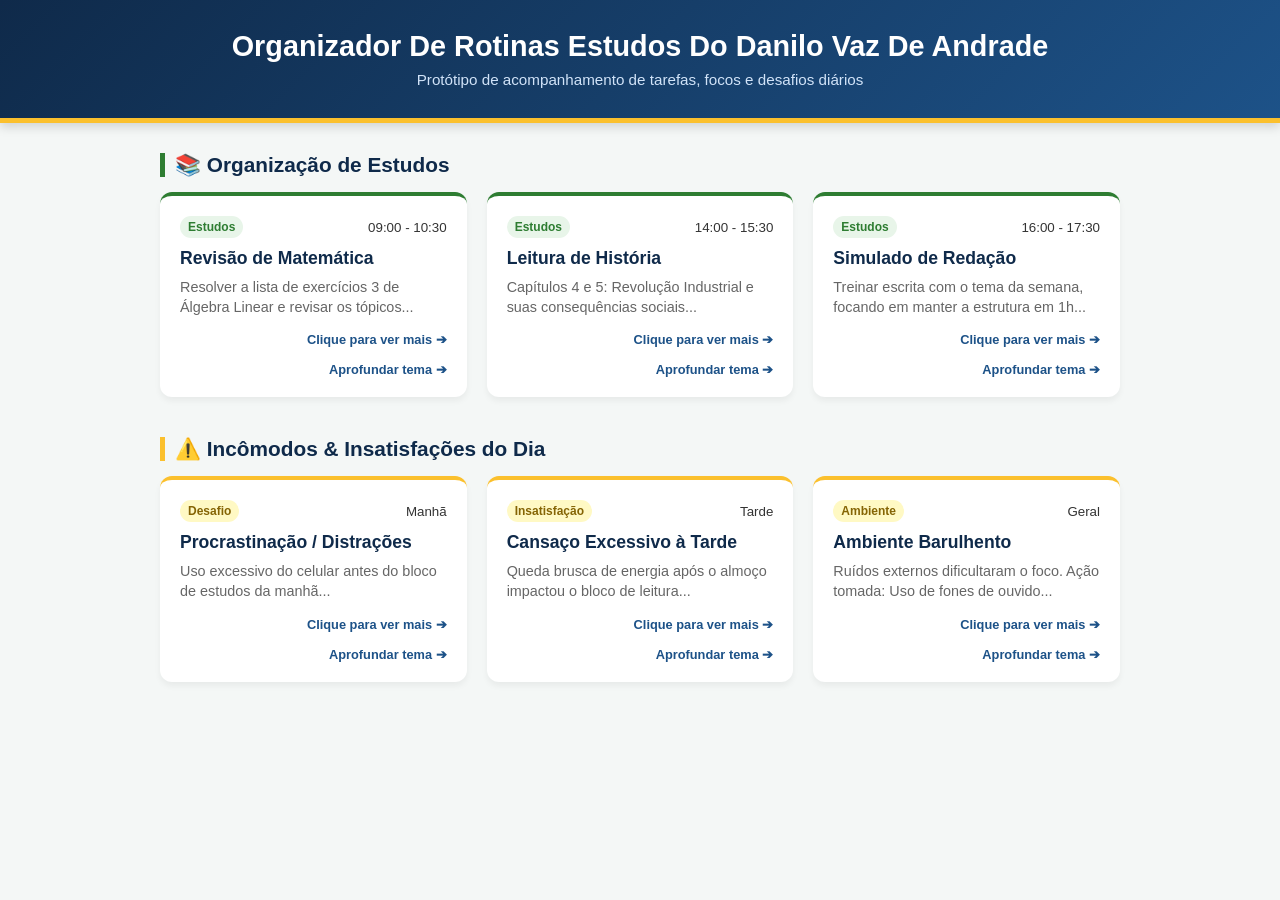
<file: index.html>
<!DOCTYPE html>
<html lang="pt-BR">
<head>
    <meta charset="UTF-8">
    <meta name="viewport" content="width=device-width, initial-scale=1.0">
    <title>Organizador de rotinas estudos do danilo vaz de andrade</title>
    <!-- Vinculação do arquivo CSS externo -->
    <link rel="stylesheet" href="style.css">
</head>
<body>

    <!-- CABEÇALHO -->
    <header>
        <h1>Organizador de rotinas estudos do danilo vaz de andrade</h1>
        <p>Protótipo de acompanhamento de tarefas, focos e desafios diários</p>
    </header>

    <div class="container">

        <!-- SEÇÃO 1: ORGANIZAÇÃO DE ESTUDOS -->
        <h2 class="section-title">📚 Organização de Estudos</h2>
        <div class="cards-grid">
            
            <div class="card" onclick="openModal('Revisão de Matemática', 'Estudo focado em Álgebra Linear. Resolver a lista de exercícios 3 e revisar os conceitos de matrizes.')">
                <div class="card-header">
                    <span class="tag estudo">Estudos</span>
                    <small>09:00 - 10:30</small>
                </div>
                <h3>Revisão de Matemática</h3>
                <p>Resolver a lista de exercícios 3 de Álgebra Linear e revisar os tópicos...</p>
                <div class="card-footer">Clique para ver mais ➔</div>
                <a class="card-link" href="estudo-matematica.html" onclick="event.stopPropagation()">Aprofundar tema ➔</a>
            </div>

            <div class="card" onclick="openModal('Leitura de História', 'Ler os capítulos 4 e 5 do livro indicado pelo professor sobre o período da Revolução Industrial.')">
                <div class="card-header">
                    <span class="tag estudo">Estudos</span>
                    <small>14:00 - 15:30</small>
                </div>
                <h3>Leitura de História</h3>
                <p>Capítulos 4 e 5: Revolução Industrial e suas consequências sociais...</p>
                <div class="card-footer">Clique para ver mais ➔</div>
                <a class="card-link" href="estudo-historia.html" onclick="event.stopPropagation()">Aprofundar tema ➔</a>
            </div>

            <div class="card" onclick="openModal('Simulado de Redação', 'Elaborar uma redação com o tema proposto da semana passada para treino de tempo.')">
                <div class="card-header">
                    <span class="tag estudo">Estudos</span>
                    <small>16:00 - 17:30</small>
                </div>
                <h3>Simulado de Redação</h3>
                <p>Treinar escrita com o tema da semana, focando em manter a estrutura em 1h...</p>
                <div class="card-footer">Clique para ver mais ➔</div>
                <a class="card-link" href="estudo-redacao.html" onclick="event.stopPropagation()">Aprofundar tema ➔</a>
            </div>

        </div>

        <!-- SEÇÃO 2: INCÔMODOS E INSATISFAÇÕES DA ROTINA -->
        <h2 class="section-title incomodos">⚠️ Incômodos & Insatisfações do Dia</h2>
        <div class="cards-grid">

            <div class="card insatisfacao" onclick="openModal('Procrastinação / Distrações', 'Perdi muito tempo nas redes sociais antes de começar a estudar pela manhã. Preciso testar a técnica Pomodoro ou deixar o celular em outro cômodo.')">
                <div class="card-header">
                    <span class="tag alerta">Desafio</span>
                    <small>Manhã</small>
                </div>
                <h3>Procrastinação / Distrações</h3>
                <p>Uso excessivo do celular antes do bloco de estudos da manhã...</p>
                <div class="card-footer">Clique para ver mais ➔</div>
                <a class="card-link" href="incomodo-procrastinacao.html" onclick="event.stopPropagation()">Aprofundar tema ➔</a>
            </div>

            <div class="card insatisfacao" onclick="openModal('Cansaço Excessivo à Tarde', 'Senti muito sono após o almoço e o rendimento caiu na hora de ler História. Solução: Fazer uma pausa ativa ou caminhar 10 minutos.')">
                <div class="card-header">
                    <span class="tag alerta">Insatisfação</span>
                    <small>Tarde</small>
                </div>
                <h3>Cansaço Excessivo à Tarde</h3>
                <p>Queda brusca de energia após o almoço impactou o bloco de leitura...</p>
                <div class="card-footer">Clique para ver mais ➔</div>
                <a class="card-link" href="incomodo-cansaco.html" onclick="event.stopPropagation()">Aprofundar tema ➔</a>
            </div>

            <div class="card insatisfacao" onclick="openModal('Ambiente Barulhento', 'Barulho de obras na rua atrapalhou a concentração nos cálculos. Ação: Usar protetor auricular ou música instrumental.')">
                <div class="card-header">
                    <span class="tag alerta">Ambiente</span>
                    <small>Geral</small>
                </div>
                <h3>Ambiente Barulhento</h3>
                <p>Ruídos externos dificultaram o foco. Ação tomada: Uso de fones de ouvido...</p>
                <div class="card-footer">Clique para ver mais ➔</div>
                <a class="card-link" href="incomodo-ambiente.html" onclick="event.stopPropagation()">Aprofundar tema ➔</a>
            </div>

        </div>

    </div>

    <!-- MODAL -->
    <div class="modal-overlay" id="modalOverlay">
        <div class="modal-content">
            <button class="close-btn" onclick="closeModal()">&times;</button>
            <h2 class="modal-title" id="modalTitle">Título da Tarefa</h2>
            <br>
            <div class="modal-body" id="modalBody">
                Detalhes da tarefa ou do incômodo vão aparecer aqui...
            </div>
            <div class="modal-actions">
                <button class="btn btn-primary" onclick="closeModal()">Entendido</button>
            </div>
        </div>
    </div>

    <!-- LÓGICA DO MODAL EM JAVASCRIPT -->
    <script>
        function openModal(title, description) {
            document.getElementById('modalTitle').innerText = title;
            document.getElementById('modalBody').innerText = description;
            document.getElementById('modalOverlay').style.display = 'flex';
        }

        function closeModal() {
            document.getElementById('modalOverlay').style.display = 'none';
        }

        window.onclick = function(event) {
            const modal = document.getElementById('modalOverlay');
            if (event.target === modal) {
                closeModal();
            }
        }
    </script>
</body>
</html>
</file>
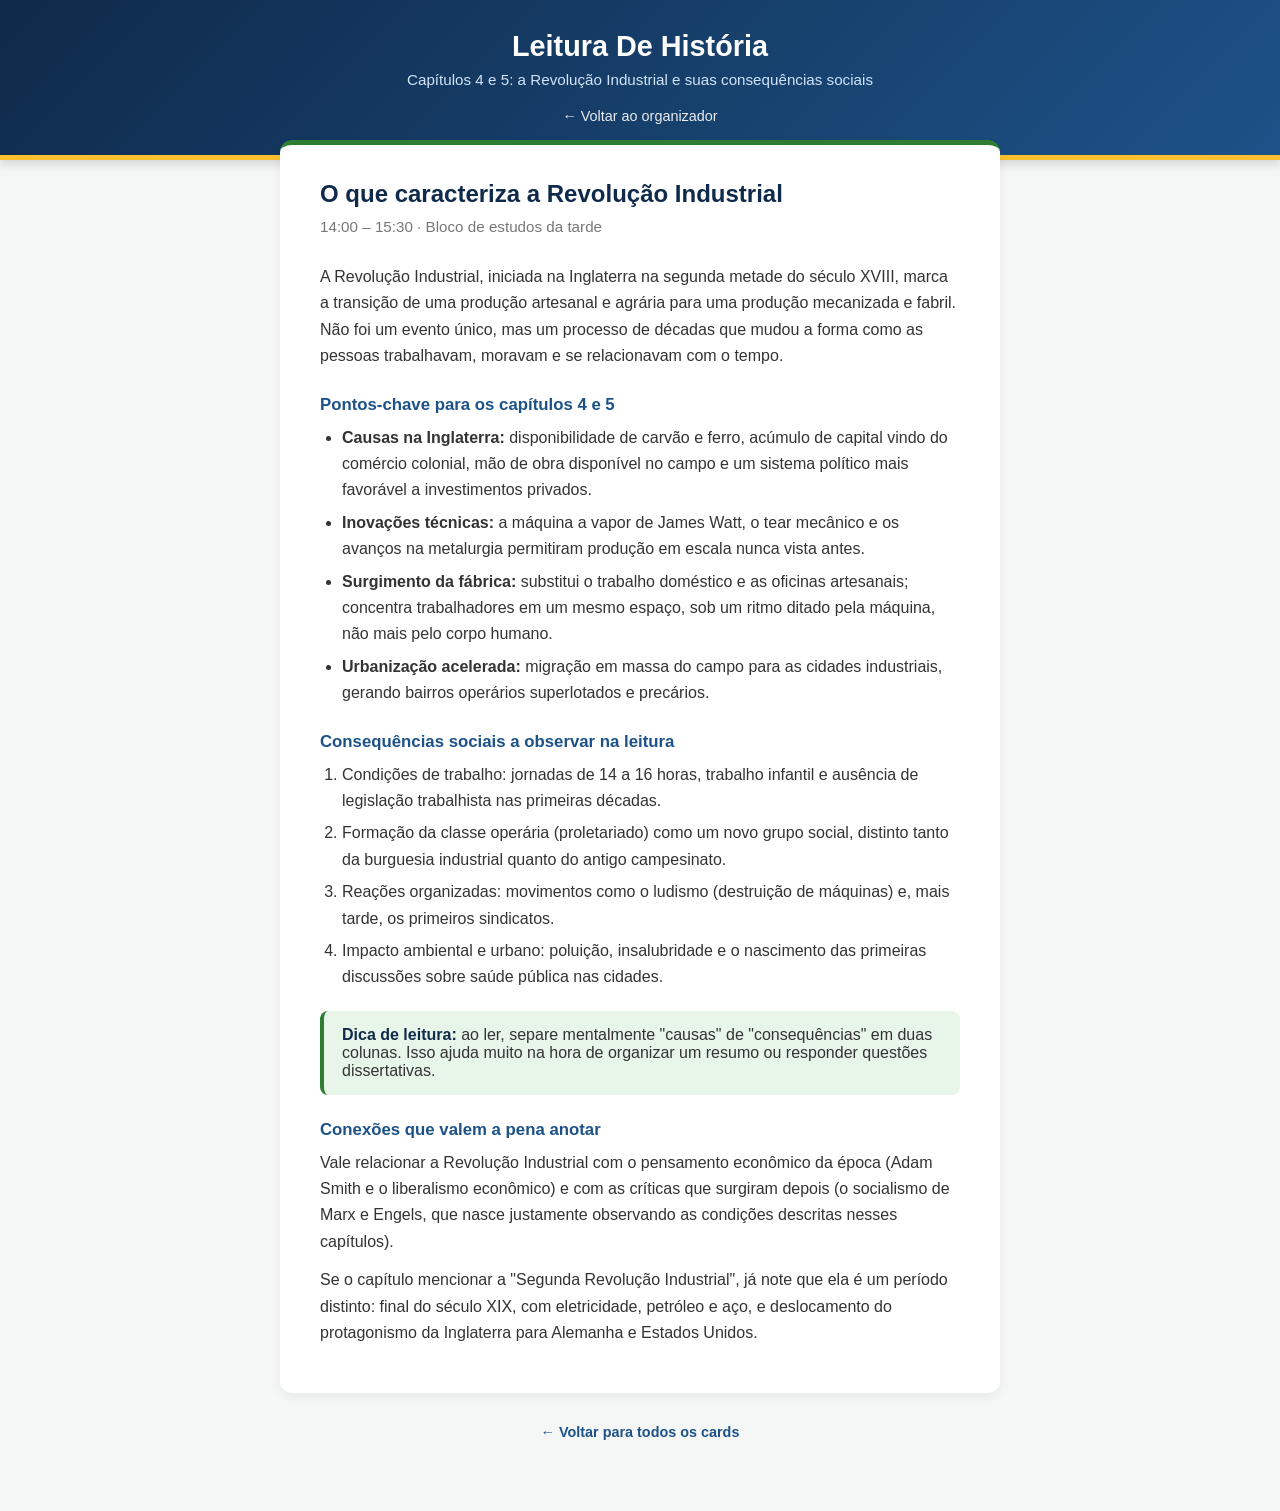
<file: estudo-historia.html>
<!DOCTYPE html>
<html lang="pt-BR">
<head>
    <meta charset="UTF-8">
    <meta name="viewport" content="width=device-width, initial-scale=1.0">
    <title>Leitura de História — Revolução Industrial</title>
    <link rel="stylesheet" href="style.css">
</head>
<body>

    <header>
        <h1>Leitura de História</h1>
        <p>Capítulos 4 e 5: a Revolução Industrial e suas consequências sociais</p>
        <a class="voltar-link" href="index.html">← Voltar ao organizador</a>
    </header>

    <div class="artigo-container">
        <div class="artigo-card">
            <h2>O que caracteriza a Revolução Industrial</h2>
            <p class="subtitulo">14:00 – 15:30 · Bloco de estudos da tarde</p>

            <p>A Revolução Industrial, iniciada na Inglaterra na segunda metade do século XVIII, marca a transição de uma produção artesanal e agrária para uma produção mecanizada e fabril. Não foi um evento único, mas um processo de décadas que mudou a forma como as pessoas trabalhavam, moravam e se relacionavam com o tempo.</p>

            <h3>Pontos-chave para os capítulos 4 e 5</h3>
            <ul>
                <li><strong>Causas na Inglaterra:</strong> disponibilidade de carvão e ferro, acúmulo de capital vindo do comércio colonial, mão de obra disponível no campo e um sistema político mais favorável a investimentos privados.</li>
                <li><strong>Inovações técnicas:</strong> a máquina a vapor de James Watt, o tear mecânico e os avanços na metalurgia permitiram produção em escala nunca vista antes.</li>
                <li><strong>Surgimento da fábrica:</strong> substitui o trabalho doméstico e as oficinas artesanais; concentra trabalhadores em um mesmo espaço, sob um ritmo ditado pela máquina, não mais pelo corpo humano.</li>
                <li><strong>Urbanização acelerada:</strong> migração em massa do campo para as cidades industriais, gerando bairros operários superlotados e precários.</li>
            </ul>

            <h3>Consequências sociais a observar na leitura</h3>
            <ol>
                <li>Condições de trabalho: jornadas de 14 a 16 horas, trabalho infantil e ausência de legislação trabalhista nas primeiras décadas.</li>
                <li>Formação da classe operária (proletariado) como um novo grupo social, distinto tanto da burguesia industrial quanto do antigo campesinato.</li>
                <li>Reações organizadas: movimentos como o ludismo (destruição de máquinas) e, mais tarde, os primeiros sindicatos.</li>
                <li>Impacto ambiental e urbano: poluição, insalubridade e o nascimento das primeiras discussões sobre saúde pública nas cidades.</li>
            </ol>

            <div class="caixa-acao">
                <strong>Dica de leitura:</strong> ao ler, separe mentalmente "causas" de "consequências" em duas colunas. Isso ajuda muito na hora de organizar um resumo ou responder questões dissertativas.
            </div>

            <h3>Conexões que valem a pena anotar</h3>
            <p>Vale relacionar a Revolução Industrial com o pensamento econômico da época (Adam Smith e o liberalismo econômico) e com as críticas que surgiram depois (o socialismo de Marx e Engels, que nasce justamente observando as condições descritas nesses capítulos).</p>

            <p>Se o capítulo mencionar a "Segunda Revolução Industrial", já note que ela é um período distinto: final do século XIX, com eletricidade, petróleo e aço, e deslocamento do protagonismo da Inglaterra para Alemanha e Estados Unidos.</p>
        </div>

        <div class="artigo-footer">
            <a href="index.html">← Voltar para todos os cards</a>
        </div>
    </div>

</body>
</html>
</file>
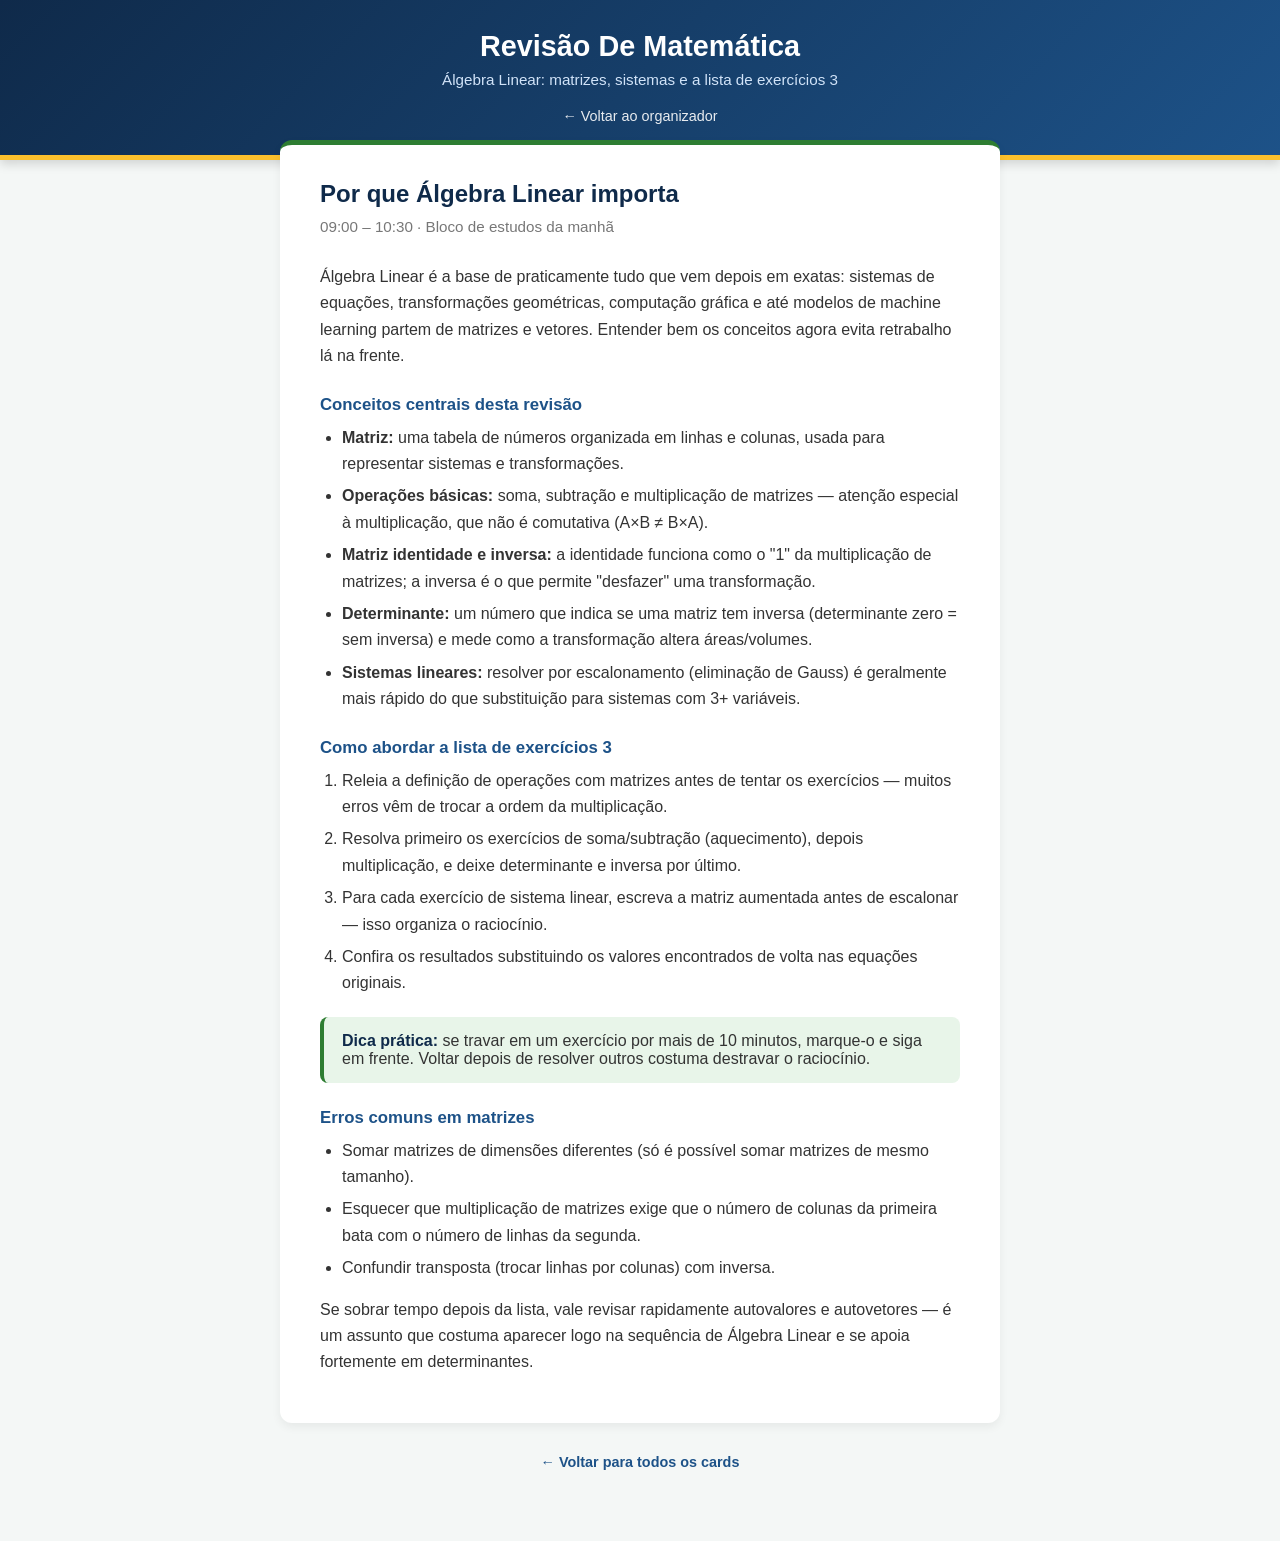
<file: estudo-matematica.html>
<!DOCTYPE html>
<html lang="pt-BR">
<head>
    <meta charset="UTF-8">
    <meta name="viewport" content="width=device-width, initial-scale=1.0">
    <title>Revisão de Matemática — Álgebra Linear</title>
    <link rel="stylesheet" href="style.css">
</head>
<body>

    <header>
        <h1>Revisão de Matemática</h1>
        <p>Álgebra Linear: matrizes, sistemas e a lista de exercícios 3</p>
        <a class="voltar-link" href="index.html">← Voltar ao organizador</a>
    </header>

    <div class="artigo-container">
        <div class="artigo-card">
            <h2>Por que Álgebra Linear importa</h2>
            <p class="subtitulo">09:00 – 10:30 · Bloco de estudos da manhã</p>

            <p>Álgebra Linear é a base de praticamente tudo que vem depois em exatas: sistemas de equações, transformações geométricas, computação gráfica e até modelos de machine learning partem de matrizes e vetores. Entender bem os conceitos agora evita retrabalho lá na frente.</p>

            <h3>Conceitos centrais desta revisão</h3>
            <ul>
                <li><strong>Matriz:</strong> uma tabela de números organizada em linhas e colunas, usada para representar sistemas e transformações.</li>
                <li><strong>Operações básicas:</strong> soma, subtração e multiplicação de matrizes — atenção especial à multiplicação, que não é comutativa (A×B ≠ B×A).</li>
                <li><strong>Matriz identidade e inversa:</strong> a identidade funciona como o "1" da multiplicação de matrizes; a inversa é o que permite "desfazer" uma transformação.</li>
                <li><strong>Determinante:</strong> um número que indica se uma matriz tem inversa (determinante zero = sem inversa) e mede como a transformação altera áreas/volumes.</li>
                <li><strong>Sistemas lineares:</strong> resolver por escalonamento (eliminação de Gauss) é geralmente mais rápido do que substituição para sistemas com 3+ variáveis.</li>
            </ul>

            <h3>Como abordar a lista de exercícios 3</h3>
            <ol>
                <li>Releia a definição de operações com matrizes antes de tentar os exercícios — muitos erros vêm de trocar a ordem da multiplicação.</li>
                <li>Resolva primeiro os exercícios de soma/subtração (aquecimento), depois multiplicação, e deixe determinante e inversa por último.</li>
                <li>Para cada exercício de sistema linear, escreva a matriz aumentada antes de escalonar — isso organiza o raciocínio.</li>
                <li>Confira os resultados substituindo os valores encontrados de volta nas equações originais.</li>
            </ol>

            <div class="caixa-acao">
                <strong>Dica prática:</strong> se travar em um exercício por mais de 10 minutos, marque-o e siga em frente. Voltar depois de resolver outros costuma destravar o raciocínio.
            </div>

            <h3>Erros comuns em matrizes</h3>
            <ul>
                <li>Somar matrizes de dimensões diferentes (só é possível somar matrizes de mesmo tamanho).</li>
                <li>Esquecer que multiplicação de matrizes exige que o número de colunas da primeira bata com o número de linhas da segunda.</li>
                <li>Confundir transposta (trocar linhas por colunas) com inversa.</li>
            </ul>

            <p>Se sobrar tempo depois da lista, vale revisar rapidamente autovalores e autovetores — é um assunto que costuma aparecer logo na sequência de Álgebra Linear e se apoia fortemente em determinantes.</p>
        </div>

        <div class="artigo-footer">
            <a href="index.html">← Voltar para todos os cards</a>
        </div>
    </div>

</body>
</html>
</file>
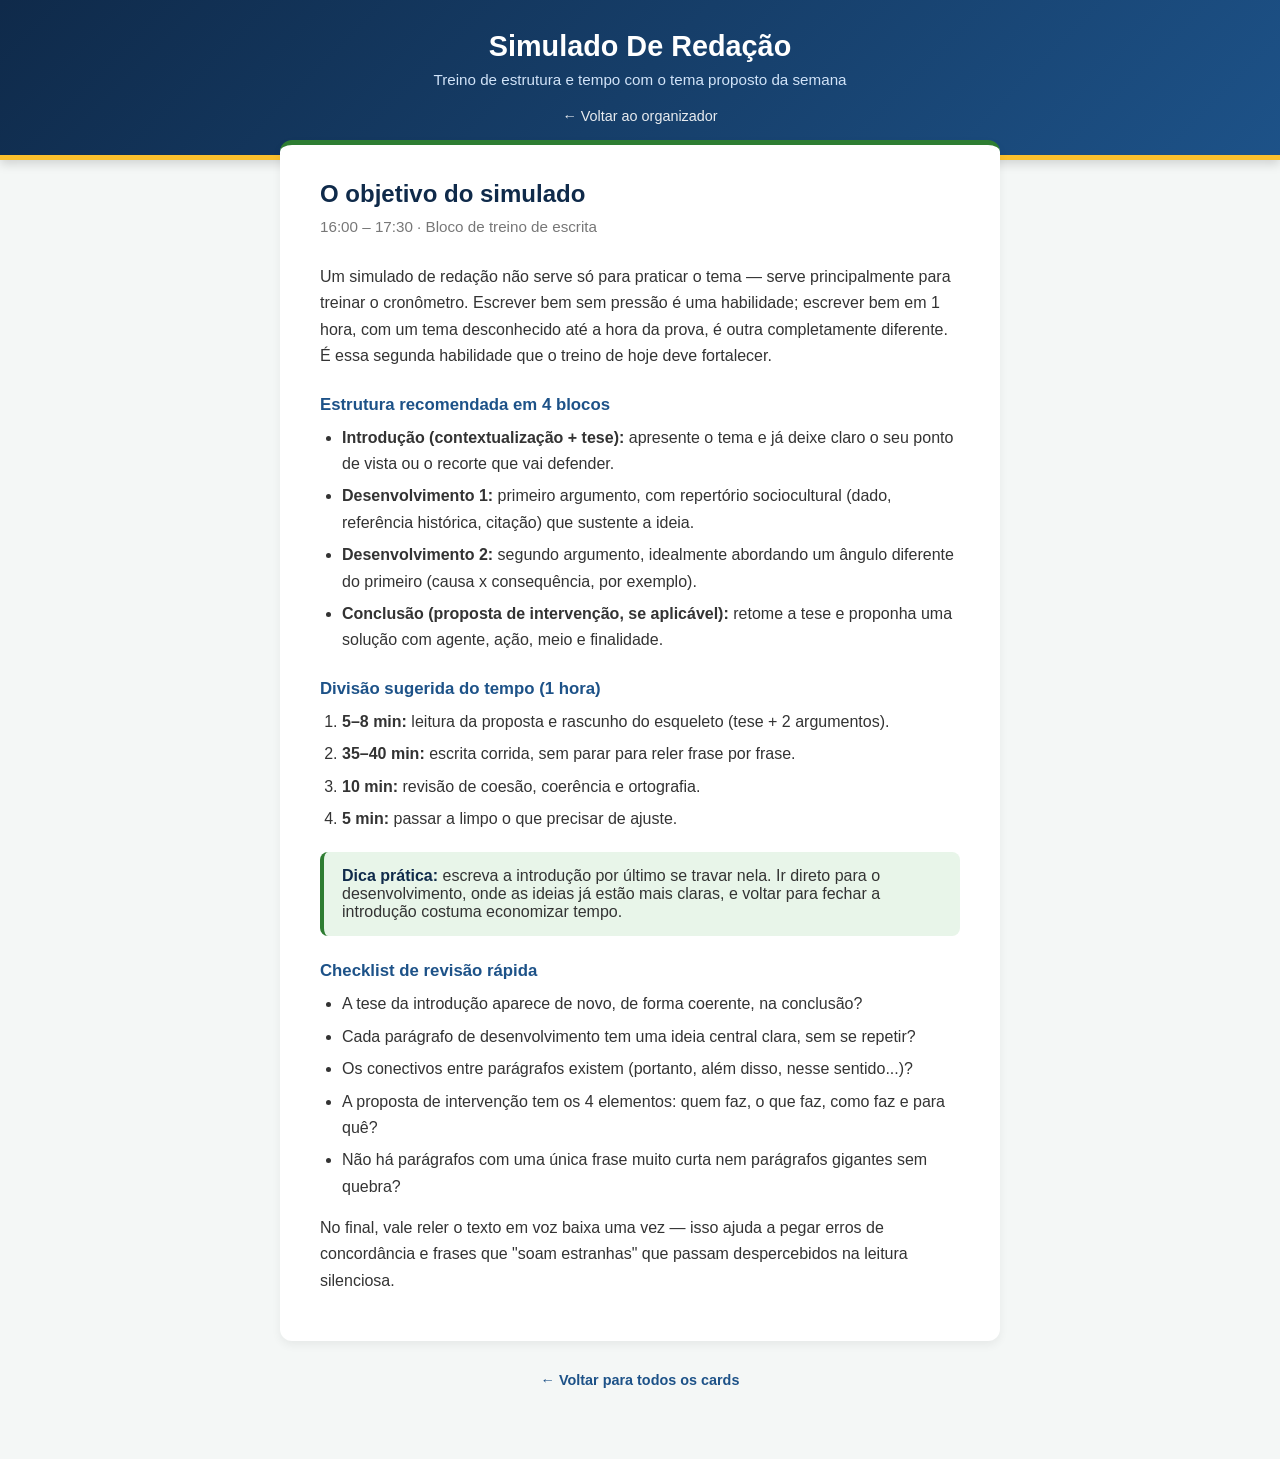
<file: estudo-redacao.html>
<!DOCTYPE html>
<html lang="pt-BR">
<head>
    <meta charset="UTF-8">
    <meta name="viewport" content="width=device-width, initial-scale=1.0">
    <title>Simulado de Redação</title>
    <link rel="stylesheet" href="style.css">
</head>
<body>

    <header>
        <h1>Simulado de Redação</h1>
        <p>Treino de estrutura e tempo com o tema proposto da semana</p>
        <a class="voltar-link" href="index.html">← Voltar ao organizador</a>
    </header>

    <div class="artigo-container">
        <div class="artigo-card">
            <h2>O objetivo do simulado</h2>
            <p class="subtitulo">16:00 – 17:30 · Bloco de treino de escrita</p>

            <p>Um simulado de redação não serve só para praticar o tema — serve principalmente para treinar o cronômetro. Escrever bem sem pressão é uma habilidade; escrever bem em 1 hora, com um tema desconhecido até a hora da prova, é outra completamente diferente. É essa segunda habilidade que o treino de hoje deve fortalecer.</p>

            <h3>Estrutura recomendada em 4 blocos</h3>
            <ul>
                <li><strong>Introdução (contextualização + tese):</strong> apresente o tema e já deixe claro o seu ponto de vista ou o recorte que vai defender.</li>
                <li><strong>Desenvolvimento 1:</strong> primeiro argumento, com repertório sociocultural (dado, referência histórica, citação) que sustente a ideia.</li>
                <li><strong>Desenvolvimento 2:</strong> segundo argumento, idealmente abordando um ângulo diferente do primeiro (causa x consequência, por exemplo).</li>
                <li><strong>Conclusão (proposta de intervenção, se aplicável):</strong> retome a tese e proponha uma solução com agente, ação, meio e finalidade.</li>
            </ul>

            <h3>Divisão sugerida do tempo (1 hora)</h3>
            <ol>
                <li><strong>5–8 min:</strong> leitura da proposta e rascunho do esqueleto (tese + 2 argumentos).</li>
                <li><strong>35–40 min:</strong> escrita corrida, sem parar para reler frase por frase.</li>
                <li><strong>10 min:</strong> revisão de coesão, coerência e ortografia.</li>
                <li><strong>5 min:</strong> passar a limpo o que precisar de ajuste.</li>
            </ol>

            <div class="caixa-acao">
                <strong>Dica prática:</strong> escreva a introdução por último se travar nela. Ir direto para o desenvolvimento, onde as ideias já estão mais claras, e voltar para fechar a introdução costuma economizar tempo.
            </div>

            <h3>Checklist de revisão rápida</h3>
            <ul>
                <li>A tese da introdução aparece de novo, de forma coerente, na conclusão?</li>
                <li>Cada parágrafo de desenvolvimento tem uma ideia central clara, sem se repetir?</li>
                <li>Os conectivos entre parágrafos existem (portanto, além disso, nesse sentido...)?</li>
                <li>A proposta de intervenção tem os 4 elementos: quem faz, o que faz, como faz e para quê?</li>
                <li>Não há parágrafos com uma única frase muito curta nem parágrafos gigantes sem quebra?</li>
            </ul>

            <p>No final, vale reler o texto em voz baixa uma vez — isso ajuda a pegar erros de concordância e frases que "soam estranhas" que passam despercebidos na leitura silenciosa.</p>
        </div>

        <div class="artigo-footer">
            <a href="index.html">← Voltar para todos os cards</a>
        </div>
    </div>

</body>
</html>
</file>
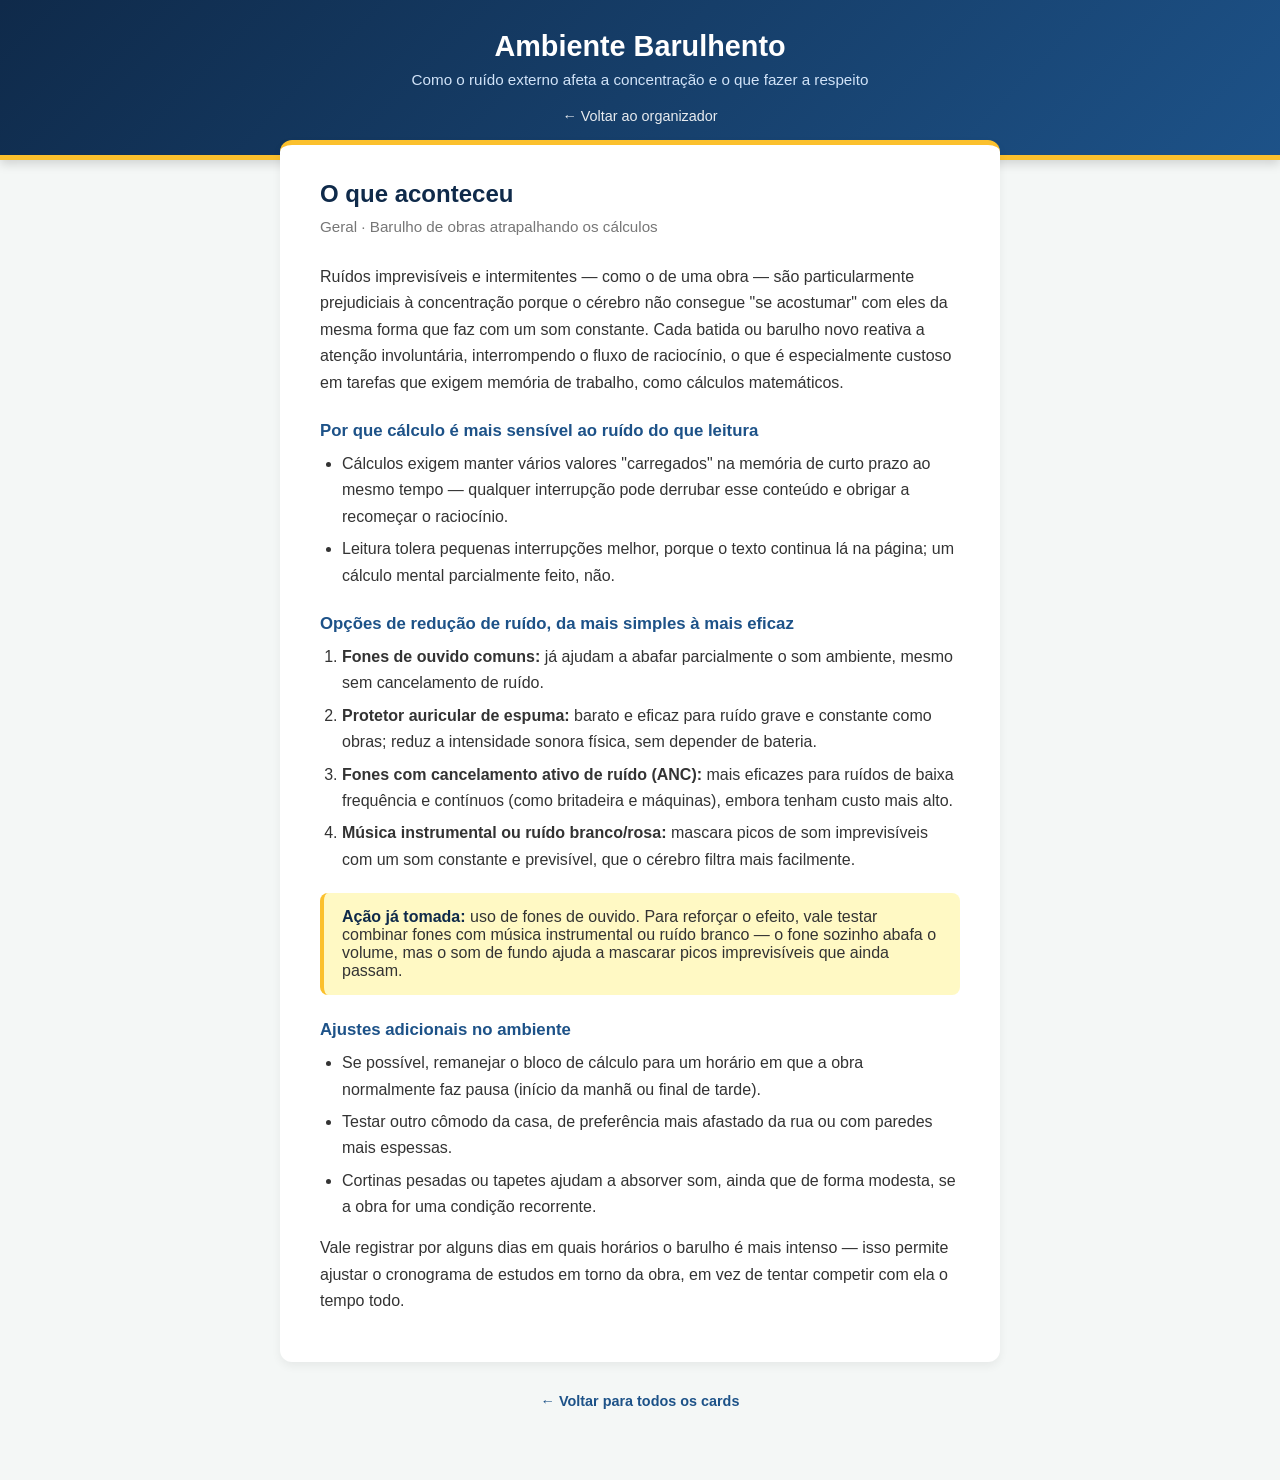
<file: incomodo-ambiente.html>
<!DOCTYPE html>
<html lang="pt-BR">
<head>
    <meta charset="UTF-8">
    <meta name="viewport" content="width=device-width, initial-scale=1.0">
    <title>Ambiente Barulhento</title>
    <link rel="stylesheet" href="style.css">
</head>
<body>

    <header>
        <h1>Ambiente Barulhento</h1>
        <p>Como o ruído externo afeta a concentração e o que fazer a respeito</p>
        <a class="voltar-link" href="index.html">← Voltar ao organizador</a>
    </header>

    <div class="artigo-container">
        <div class="artigo-card tipo-incomodo">
            <h2>O que aconteceu</h2>
            <p class="subtitulo">Geral · Barulho de obras atrapalhando os cálculos</p>

            <p>Ruídos imprevisíveis e intermitentes — como o de uma obra — são particularmente prejudiciais à concentração porque o cérebro não consegue "se acostumar" com eles da mesma forma que faz com um som constante. Cada batida ou barulho novo reativa a atenção involuntária, interrompendo o fluxo de raciocínio, o que é especialmente custoso em tarefas que exigem memória de trabalho, como cálculos matemáticos.</p>

            <h3>Por que cálculo é mais sensível ao ruído do que leitura</h3>
            <ul>
                <li>Cálculos exigem manter vários valores "carregados" na memória de curto prazo ao mesmo tempo — qualquer interrupção pode derrubar esse conteúdo e obrigar a recomeçar o raciocínio.</li>
                <li>Leitura tolera pequenas interrupções melhor, porque o texto continua lá na página; um cálculo mental parcialmente feito, não.</li>
            </ul>

            <h3>Opções de redução de ruído, da mais simples à mais eficaz</h3>
            <ol>
                <li><strong>Fones de ouvido comuns:</strong> já ajudam a abafar parcialmente o som ambiente, mesmo sem cancelamento de ruído.</li>
                <li><strong>Protetor auricular de espuma:</strong> barato e eficaz para ruído grave e constante como obras; reduz a intensidade sonora física, sem depender de bateria.</li>
                <li><strong>Fones com cancelamento ativo de ruído (ANC):</strong> mais eficazes para ruídos de baixa frequência e contínuos (como britadeira e máquinas), embora tenham custo mais alto.</li>
                <li><strong>Música instrumental ou ruído branco/rosa:</strong> mascara picos de som imprevisíveis com um som constante e previsível, que o cérebro filtra mais facilmente.</li>
            </ol>

            <div class="caixa-acao alerta">
                <strong>Ação já tomada:</strong> uso de fones de ouvido. Para reforçar o efeito, vale testar combinar fones com música instrumental ou ruído branco — o fone sozinho abafa o volume, mas o som de fundo ajuda a mascarar picos imprevisíveis que ainda passam.
            </div>

            <h3>Ajustes adicionais no ambiente</h3>
            <ul>
                <li>Se possível, remanejar o bloco de cálculo para um horário em que a obra normalmente faz pausa (início da manhã ou final de tarde).</li>
                <li>Testar outro cômodo da casa, de preferência mais afastado da rua ou com paredes mais espessas.</li>
                <li>Cortinas pesadas ou tapetes ajudam a absorver som, ainda que de forma modesta, se a obra for uma condição recorrente.</li>
            </ul>

            <p>Vale registrar por alguns dias em quais horários o barulho é mais intenso — isso permite ajustar o cronograma de estudos em torno da obra, em vez de tentar competir com ela o tempo todo.</p>
        </div>

        <div class="artigo-footer">
            <a href="index.html">← Voltar para todos os cards</a>
        </div>
    </div>

</body>
</html>
</file>
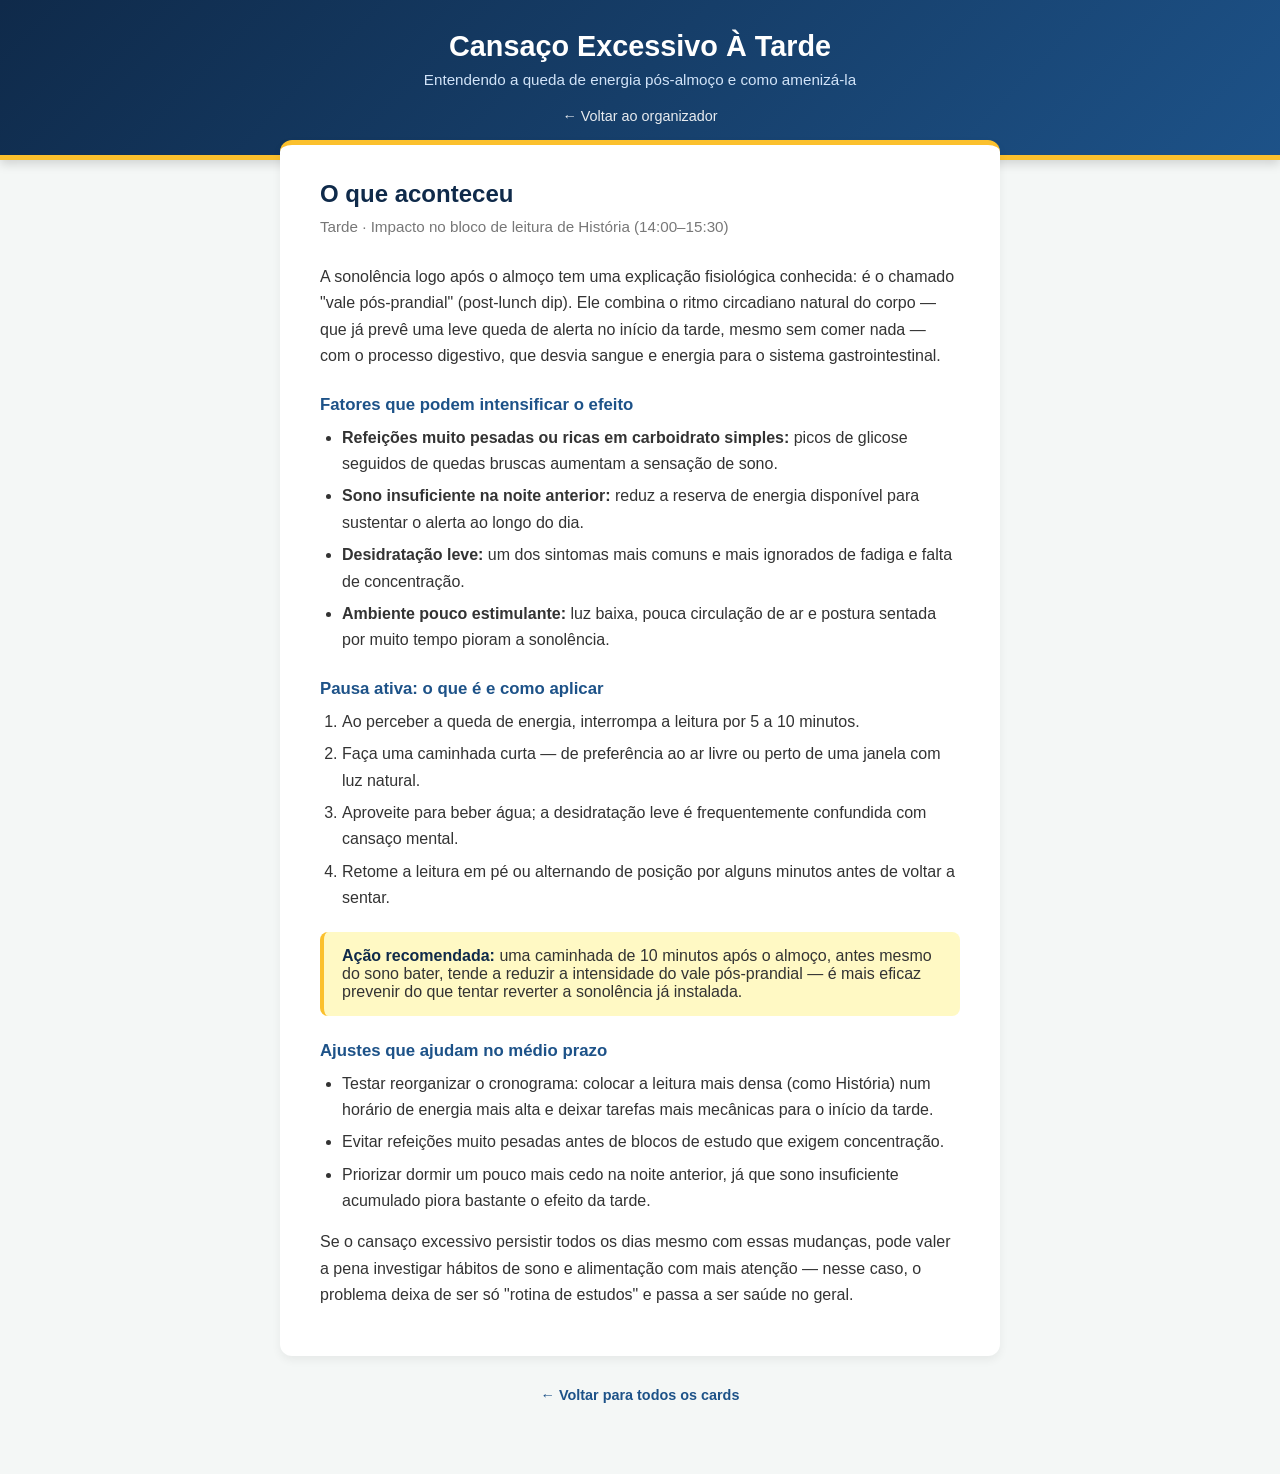
<file: incomodo-cansaco.html>
<!DOCTYPE html>
<html lang="pt-BR">
<head>
    <meta charset="UTF-8">
    <meta name="viewport" content="width=device-width, initial-scale=1.0">
    <title>Cansaço Excessivo à Tarde</title>
    <link rel="stylesheet" href="style.css">
</head>
<body>

    <header>
        <h1>Cansaço Excessivo à Tarde</h1>
        <p>Entendendo a queda de energia pós-almoço e como amenizá-la</p>
        <a class="voltar-link" href="index.html">← Voltar ao organizador</a>
    </header>

    <div class="artigo-container">
        <div class="artigo-card tipo-incomodo">
            <h2>O que aconteceu</h2>
            <p class="subtitulo">Tarde · Impacto no bloco de leitura de História (14:00–15:30)</p>

            <p>A sonolência logo após o almoço tem uma explicação fisiológica conhecida: é o chamado "vale pós-prandial" (post-lunch dip). Ele combina o ritmo circadiano natural do corpo — que já prevê uma leve queda de alerta no início da tarde, mesmo sem comer nada — com o processo digestivo, que desvia sangue e energia para o sistema gastrointestinal.</p>

            <h3>Fatores que podem intensificar o efeito</h3>
            <ul>
                <li><strong>Refeições muito pesadas ou ricas em carboidrato simples:</strong> picos de glicose seguidos de quedas bruscas aumentam a sensação de sono.</li>
                <li><strong>Sono insuficiente na noite anterior:</strong> reduz a reserva de energia disponível para sustentar o alerta ao longo do dia.</li>
                <li><strong>Desidratação leve:</strong> um dos sintomas mais comuns e mais ignorados de fadiga e falta de concentração.</li>
                <li><strong>Ambiente pouco estimulante:</strong> luz baixa, pouca circulação de ar e postura sentada por muito tempo pioram a sonolência.</li>
            </ul>

            <h3>Pausa ativa: o que é e como aplicar</h3>
            <ol>
                <li>Ao perceber a queda de energia, interrompa a leitura por 5 a 10 minutos.</li>
                <li>Faça uma caminhada curta — de preferência ao ar livre ou perto de uma janela com luz natural.</li>
                <li>Aproveite para beber água; a desidratação leve é frequentemente confundida com cansaço mental.</li>
                <li>Retome a leitura em pé ou alternando de posição por alguns minutos antes de voltar a sentar.</li>
            </ol>

            <div class="caixa-acao alerta">
                <strong>Ação recomendada:</strong> uma caminhada de 10 minutos após o almoço, antes mesmo do sono bater, tende a reduzir a intensidade do vale pós-prandial — é mais eficaz prevenir do que tentar reverter a sonolência já instalada.
            </div>

            <h3>Ajustes que ajudam no médio prazo</h3>
            <ul>
                <li>Testar reorganizar o cronograma: colocar a leitura mais densa (como História) num horário de energia mais alta e deixar tarefas mais mecânicas para o início da tarde.</li>
                <li>Evitar refeições muito pesadas antes de blocos de estudo que exigem concentração.</li>
                <li>Priorizar dormir um pouco mais cedo na noite anterior, já que sono insuficiente acumulado piora bastante o efeito da tarde.</li>
            </ul>

            <p>Se o cansaço excessivo persistir todos os dias mesmo com essas mudanças, pode valer a pena investigar hábitos de sono e alimentação com mais atenção — nesse caso, o problema deixa de ser só "rotina de estudos" e passa a ser saúde no geral.</p>
        </div>

        <div class="artigo-footer">
            <a href="index.html">← Voltar para todos os cards</a>
        </div>
    </div>

</body>
</html>
</file>
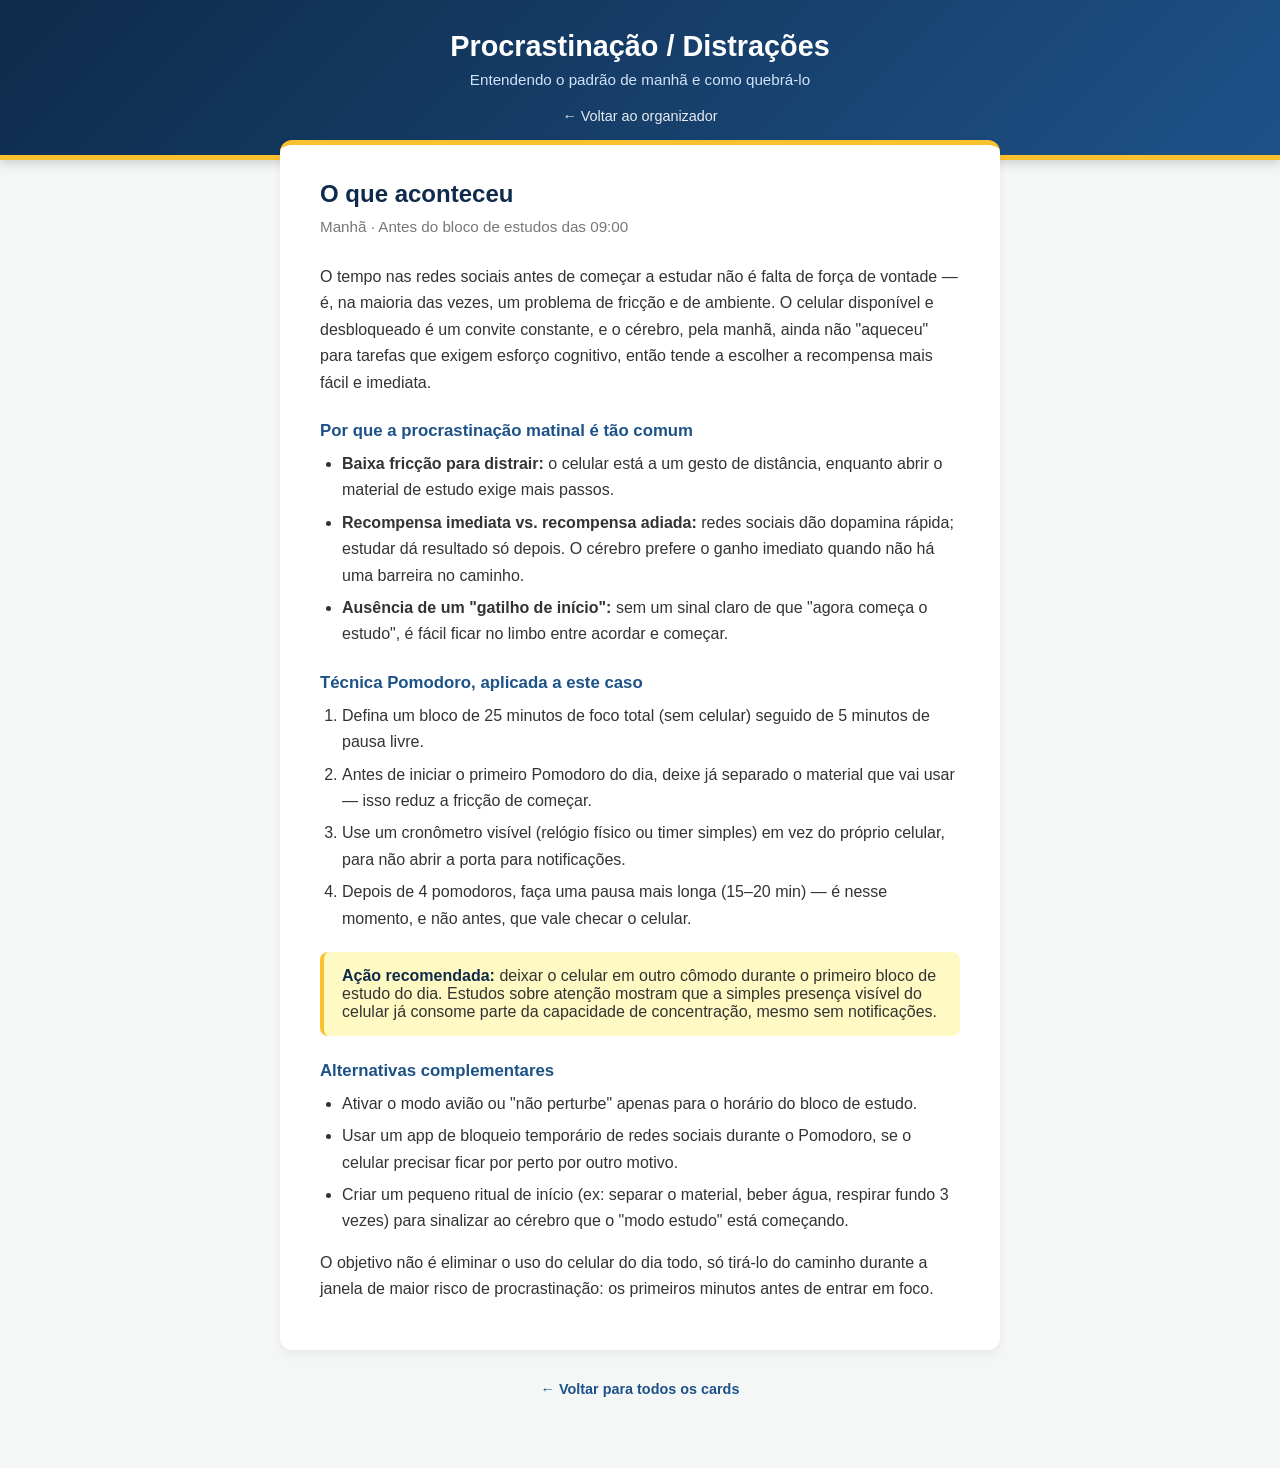
<file: incomodo-procrastinacao.html>
<!DOCTYPE html>
<html lang="pt-BR">
<head>
    <meta charset="UTF-8">
    <meta name="viewport" content="width=device-width, initial-scale=1.0">
    <title>Procrastinação / Distrações</title>
    <link rel="stylesheet" href="style.css">
</head>
<body>

    <header>
        <h1>Procrastinação / Distrações</h1>
        <p>Entendendo o padrão de manhã e como quebrá-lo</p>
        <a class="voltar-link" href="index.html">← Voltar ao organizador</a>
    </header>

    <div class="artigo-container">
        <div class="artigo-card tipo-incomodo">
            <h2>O que aconteceu</h2>
            <p class="subtitulo">Manhã · Antes do bloco de estudos das 09:00</p>

            <p>O tempo nas redes sociais antes de começar a estudar não é falta de força de vontade — é, na maioria das vezes, um problema de fricção e de ambiente. O celular disponível e desbloqueado é um convite constante, e o cérebro, pela manhã, ainda não "aqueceu" para tarefas que exigem esforço cognitivo, então tende a escolher a recompensa mais fácil e imediata.</p>

            <h3>Por que a procrastinação matinal é tão comum</h3>
            <ul>
                <li><strong>Baixa fricção para distrair:</strong> o celular está a um gesto de distância, enquanto abrir o material de estudo exige mais passos.</li>
                <li><strong>Recompensa imediata vs. recompensa adiada:</strong> redes sociais dão dopamina rápida; estudar dá resultado só depois. O cérebro prefere o ganho imediato quando não há uma barreira no caminho.</li>
                <li><strong>Ausência de um "gatilho de início":</strong> sem um sinal claro de que "agora começa o estudo", é fácil ficar no limbo entre acordar e começar.</li>
            </ul>

            <h3>Técnica Pomodoro, aplicada a este caso</h3>
            <ol>
                <li>Defina um bloco de 25 minutos de foco total (sem celular) seguido de 5 minutos de pausa livre.</li>
                <li>Antes de iniciar o primeiro Pomodoro do dia, deixe já separado o material que vai usar — isso reduz a fricção de começar.</li>
                <li>Use um cronômetro visível (relógio físico ou timer simples) em vez do próprio celular, para não abrir a porta para notificações.</li>
                <li>Depois de 4 pomodoros, faça uma pausa mais longa (15–20 min) — é nesse momento, e não antes, que vale checar o celular.</li>
            </ol>

            <div class="caixa-acao alerta">
                <strong>Ação recomendada:</strong> deixar o celular em outro cômodo durante o primeiro bloco de estudo do dia. Estudos sobre atenção mostram que a simples presença visível do celular já consome parte da capacidade de concentração, mesmo sem notificações.
            </div>

            <h3>Alternativas complementares</h3>
            <ul>
                <li>Ativar o modo avião ou "não perturbe" apenas para o horário do bloco de estudo.</li>
                <li>Usar um app de bloqueio temporário de redes sociais durante o Pomodoro, se o celular precisar ficar por perto por outro motivo.</li>
                <li>Criar um pequeno ritual de início (ex: separar o material, beber água, respirar fundo 3 vezes) para sinalizar ao cérebro que o "modo estudo" está começando.</li>
            </ul>

            <p>O objetivo não é eliminar o uso do celular do dia todo, só tirá-lo do caminho durante a janela de maior risco de procrastinação: os primeiros minutos antes de entrar em foco.</p>
        </div>

        <div class="artigo-footer">
            <a href="index.html">← Voltar para todos os cards</a>
        </div>
    </div>

</body>
</html>
</file>
<file: style.css>
/* --- VARIÁVEIS E CORES --- */
:root {
    --azul-escuro: #0f2a4a;
    --azul-primario: #1d5288;
    --verde-sucesso: #2e7d32;
    --verde-claro: #e8f5e9;
    --amarelo-destaque: #fbc02d;
    --amarelo-alerta: #fff9c4;
    --fundo: #f4f7f6;
    --texto: #333333;
    --brancao: #ffffff;
}

* {
    margin: 0;
    padding: 0;
    box-sizing: border-box;
    font-family: 'Segoe UI', Tahoma, Geneva, Verdana, sans-serif;
}

body {
    background-color: var(--fundo);
    color: var(--texto);
    padding-bottom: 40px;
}

/* --- HEADER --- */
header {
    background: linear-gradient(135deg, var(--azul-escuro), var(--azul-primario));
    color: var(--brancao);
    text-align: center;
    padding: 30px 20px;
    border-bottom: 5px solid var(--amarelo-destaque);
    box-shadow: 0 4px 10px rgba(0, 0, 0, 0.15);
}

header h1 {
    font-size: 1.8rem;
    margin-bottom: 8px;
    text-transform: capitalize;
}

header p {
    font-size: 0.95rem;
    color: #d1e3f8;
}

/* --- CONTAINER PRINCIPAL --- */
.container {
    max-width: 1000px;
    margin: 30px auto;
    padding: 0 20px;
}

.section-title {
    font-size: 1.3rem;
    color: var(--azul-escuro);
    margin-bottom: 15px;
    display: flex;
    align-items: center;
    gap: 10px;
    border-left: 5px solid var(--verde-sucesso);
    padding-left: 10px;
}

.section-title.incomodos {
    border-left-color: var(--amarelo-destaque);
}

/* --- GRID DE CARDS --- */
.cards-grid {
    display: grid;
    grid-template-columns: repeat(auto-fit, minmax(280px, 1fr));
    gap: 20px;
    margin-bottom: 40px;
}

/* --- ESTILO DO CARD --- */
.card {
    background-color: var(--brancao);
    border-radius: 12px;
    padding: 20px;
    box-shadow: 0 4px 6px rgba(0,0,0,0.05);
    transition: transform 0.2s ease, box-shadow 0.2s ease;
    cursor: pointer;
    border-top: 4px solid var(--verde-sucesso);
    display: flex;
    flex-direction: column;
    justify-content: space-between;
}

.card.insatisfacao {
    border-top-color: var(--amarelo-destaque);
}

.card:hover {
    transform: translateY(-5px);
    box-shadow: 0 8px 15px rgba(0,0,0,0.1);
}

.card-header {
    display: flex;
    justify-content: space-between;
    align-items: center;
    margin-bottom: 10px;
}

.tag {
    font-size: 0.75rem;
    padding: 4px 8px;
    border-radius: 12px;
    font-weight: bold;
}

.tag.estudo {
    background-color: var(--verde-claro);
    color: var(--verde-sucesso);
}

.tag.alerta {
    background-color: var(--amarelo-alerta);
    color: #856404;
}

.card h3 {
    font-size: 1.1rem;
    color: var(--azul-escuro);
    margin-bottom: 8px;
}

.card p {
    font-size: 0.9rem;
    color: #666;
    line-height: 1.4;
}

.card-footer {
    margin-top: 15px;
    font-size: 0.8rem;
    color: var(--azul-primario);
    font-weight: bold;
    text-align: right;
}

/* --- MODAL --- */
.modal-overlay {
    position: fixed;
    top: 0;
    left: 0;
    width: 100%;
    height: 100%;
    background: rgba(15, 42, 74, 0.6);
    backdrop-filter: blur(3px);
    display: none;
    justify-content: center;
    align-items: center;
    z-index: 1000;
}

.modal-content {
    background: var(--brancao);
    width: 90%;
    max-width: 500px;
    border-radius: 12px;
    padding: 25px;
    box-shadow: 0 10px 25px rgba(0,0,0,0.2);
    position: relative;
    animation: fadeIn 0.3s ease;
}

@keyframes fadeIn {
    from { opacity: 0; transform: translateY(-20px); }
    to { opacity: 1; transform: translateY(0); }
}

.close-btn {
    position: absolute;
    top: 15px;
    right: 15px;
    background: none;
    border: none;
    font-size: 1.5rem;
    cursor: pointer;
    color: #888;
}

.close-btn:hover {
    color: var(--texto);
}

.modal-title {
    color: var(--azul-escuro);
    margin-bottom: 10px;
}

.modal-body {
    font-size: 0.95rem;
    line-height: 1.5;
    color: #444;
    margin-bottom: 20px;
}

.modal-actions {
    display: flex;
    justify-content: flex-end;
    gap: 10px;
}

.btn {
    padding: 8px 16px;
    border: none;
    border-radius: 6px;
    cursor: pointer;
    font-weight: bold;
}

.btn-primary {
    background-color: var(--azul-primario);
    color: white;
}

.btn-primary:hover {
    background-color: var(--azul-escuro);
}

/* --- LINK "APROFUNDAR" NOS CARDS --- */
.card-link {
    margin-top: 15px;
    font-size: 0.8rem;
    color: var(--azul-primario);
    font-weight: bold;
    text-align: right;
    text-decoration: none;
    display: block;
}

.card-link:hover {
    text-decoration: underline;
    color: var(--azul-escuro);
}

/* --- PÁGINAS SECUNDÁRIAS (ARTIGOS) --- */
.voltar-link {
    display: inline-block;
    margin: 20px auto 0;
    color: var(--brancao);
    text-decoration: none;
    font-size: 0.9rem;
    opacity: 0.9;
}

.voltar-link:hover {
    text-decoration: underline;
    opacity: 1;
}

.artigo-container {
    max-width: 760px;
    margin: -20px auto 30px;
    padding: 0 20px;
}

.artigo-card {
    background-color: var(--brancao);
    border-radius: 12px;
    padding: 35px 40px;
    box-shadow: 0 4px 10px rgba(0,0,0,0.06);
    border-top: 5px solid var(--verde-sucesso);
}

.artigo-card.tipo-incomodo {
    border-top-color: var(--amarelo-destaque);
}

.artigo-card h2 {
    color: var(--azul-escuro);
    font-size: 1.5rem;
    margin-bottom: 6px;
}

.artigo-card .subtitulo {
    color: #777;
    font-size: 0.95rem;
    margin-bottom: 25px;
}

.artigo-card h3 {
    color: var(--azul-primario);
    font-size: 1.05rem;
    margin: 25px 0 10px;
}

.artigo-card p {
    line-height: 1.65;
    margin-bottom: 12px;
    color: var(--texto);
}

.artigo-card ul, .artigo-card ol {
    margin: 0 0 15px 22px;
    line-height: 1.65;
}

.artigo-card li {
    margin-bottom: 6px;
}

.caixa-acao {
    background-color: var(--verde-claro);
    border-left: 4px solid var(--verde-sucesso);
    border-radius: 8px;
    padding: 15px 18px;
    margin: 20px 0;
}

.caixa-acao.alerta {
    background-color: var(--amarelo-alerta);
    border-left-color: var(--amarelo-destaque);
}

.caixa-acao strong {
    color: var(--azul-escuro);
}

.artigo-footer {
    margin-top: 30px;
    text-align: center;
}

.artigo-footer a {
    color: var(--azul-primario);
    text-decoration: none;
    font-weight: bold;
    font-size: 0.9rem;
}

.artigo-footer a:hover {
    text-decoration: underline;
}
</file>
